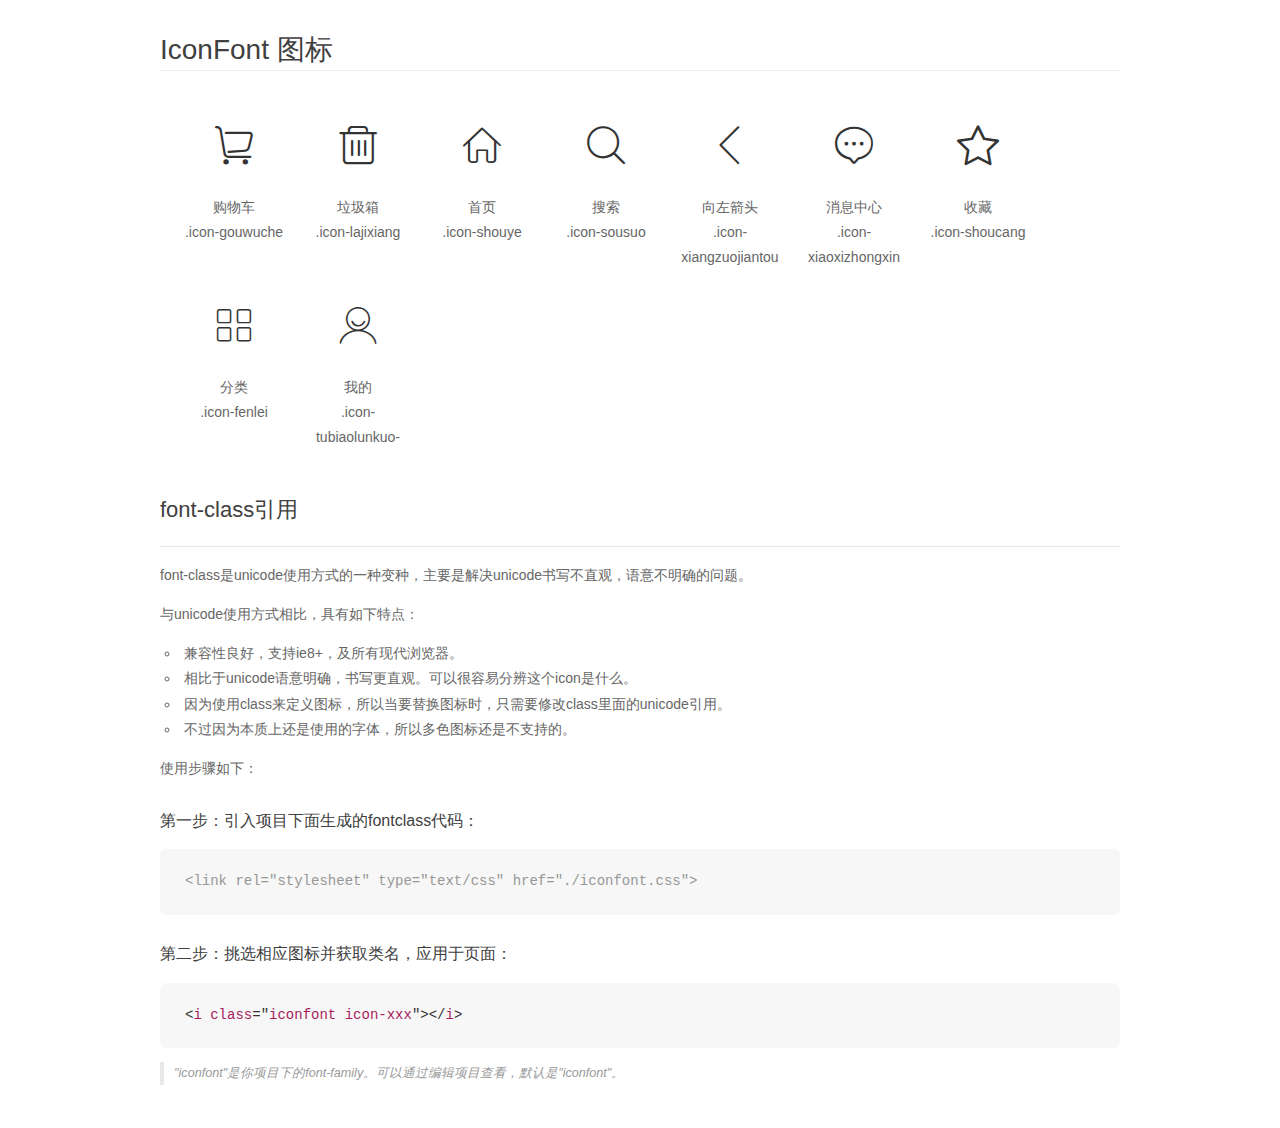
<file: static/icon/demo_fontclass.html>
<!DOCTYPE html>
<html>
<head>
    <meta charset="utf-8"/>
    <title>IconFont</title>
    <link rel="stylesheet" href="demo.css">
    <link rel="stylesheet" href="iconfont.css">
</head>
<body>
    <div class="main markdown">
        <h1>IconFont 图标</h1>
        <ul class="icon_lists clear">
            
                <li>
                <i class="icon iconfont icon-gouwuche"></i>
                    <div class="name">购物车</div>
                    <div class="fontclass">.icon-gouwuche</div>
                </li>
            
                <li>
                <i class="icon iconfont icon-lajixiang"></i>
                    <div class="name">垃圾箱</div>
                    <div class="fontclass">.icon-lajixiang</div>
                </li>
            
                <li>
                <i class="icon iconfont icon-shouye"></i>
                    <div class="name">首页</div>
                    <div class="fontclass">.icon-shouye</div>
                </li>
            
                <li>
                <i class="icon iconfont icon-sousuo"></i>
                    <div class="name">搜索</div>
                    <div class="fontclass">.icon-sousuo</div>
                </li>
            
                <li>
                <i class="icon iconfont icon-xiangzuojiantou"></i>
                    <div class="name">向左箭头</div>
                    <div class="fontclass">.icon-xiangzuojiantou</div>
                </li>
            
                <li>
                <i class="icon iconfont icon-xiaoxizhongxin"></i>
                    <div class="name">消息中心</div>
                    <div class="fontclass">.icon-xiaoxizhongxin</div>
                </li>
            
                <li>
                <i class="icon iconfont icon-shoucang"></i>
                    <div class="name">收藏</div>
                    <div class="fontclass">.icon-shoucang</div>
                </li>
            
                <li>
                <i class="icon iconfont icon-fenlei"></i>
                    <div class="name">分类</div>
                    <div class="fontclass">.icon-fenlei</div>
                </li>
            
                <li>
                <i class="icon iconfont icon-tubiaolunkuo-"></i>
                    <div class="name">我的</div>
                    <div class="fontclass">.icon-tubiaolunkuo-</div>
                </li>
            
        </ul>

        <h2 id="font-class-">font-class引用</h2>
        <hr>

        <p>font-class是unicode使用方式的一种变种，主要是解决unicode书写不直观，语意不明确的问题。</p>
        <p>与unicode使用方式相比，具有如下特点：</p>
        <ul>
        <li>兼容性良好，支持ie8+，及所有现代浏览器。</li>
        <li>相比于unicode语意明确，书写更直观。可以很容易分辨这个icon是什么。</li>
        <li>因为使用class来定义图标，所以当要替换图标时，只需要修改class里面的unicode引用。</li>
        <li>不过因为本质上还是使用的字体，所以多色图标还是不支持的。</li>
        </ul>
        <p>使用步骤如下：</p>
        <h3 id="-fontclass-">第一步：引入项目下面生成的fontclass代码：</h3>


        <pre><code class="lang-js hljs javascript"><span class="hljs-comment">&lt;link rel="stylesheet" type="text/css" href="./iconfont.css"&gt;</span></code></pre>
        <h3 id="-">第二步：挑选相应图标并获取类名，应用于页面：</h3>
        <pre><code class="lang-css hljs">&lt;<span class="hljs-selector-tag">i</span> <span class="hljs-selector-tag">class</span>="<span class="hljs-selector-tag">iconfont</span> <span class="hljs-selector-tag">icon-xxx</span>"&gt;&lt;/<span class="hljs-selector-tag">i</span>&gt;</code></pre>
        <blockquote>
        <p>"iconfont"是你项目下的font-family。可以通过编辑项目查看，默认是"iconfont"。</p>
        </blockquote>
    </div>
</body>
</html>
</file>
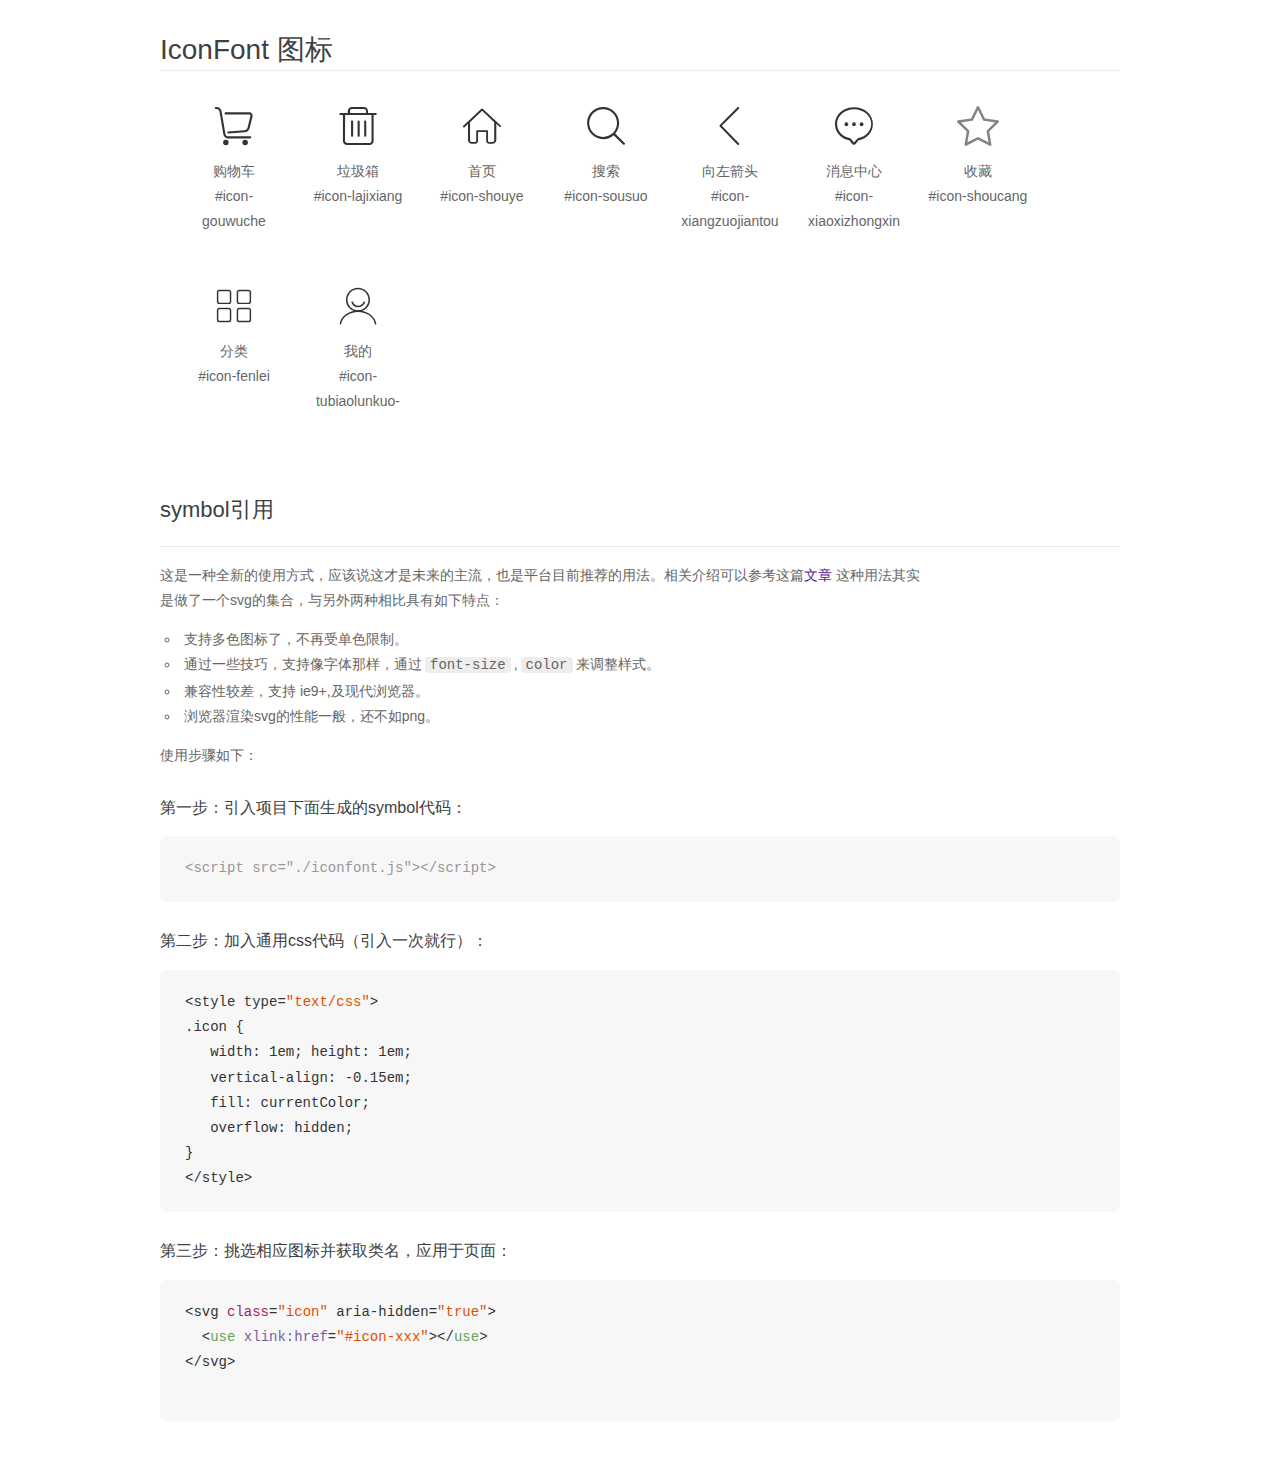
<file: static/icon/demo_symbol.html>
<!DOCTYPE html>
<html>
<head>
    <meta charset="utf-8"/>
    <title>IconFont</title>
    <link rel="stylesheet" href="demo.css">
    <script src="iconfont.js"></script>

    <style type="text/css">
        .icon {
          /* 通过设置 font-size 来改变图标大小 */
          width: 1em; height: 1em;
          /* 图标和文字相邻时，垂直对齐 */
          vertical-align: -0.15em;
          /* 通过设置 color 来改变 SVG 的颜色/fill */
          fill: currentColor;
          /* path 和 stroke 溢出 viewBox 部分在 IE 下会显示
             normalize.css 中也包含这行 */
          overflow: hidden;
        }

    </style>
</head>
<body>
    <div class="main markdown">
        <h1>IconFont 图标</h1>
        <ul class="icon_lists clear">
            
                <li>
                    <svg class="icon" aria-hidden="true">
                        <use xlink:href="#icon-gouwuche"></use>
                    </svg>
                    <div class="name">购物车</div>
                    <div class="fontclass">#icon-gouwuche</div>
                </li>
            
                <li>
                    <svg class="icon" aria-hidden="true">
                        <use xlink:href="#icon-lajixiang"></use>
                    </svg>
                    <div class="name">垃圾箱</div>
                    <div class="fontclass">#icon-lajixiang</div>
                </li>
            
                <li>
                    <svg class="icon" aria-hidden="true">
                        <use xlink:href="#icon-shouye"></use>
                    </svg>
                    <div class="name">首页</div>
                    <div class="fontclass">#icon-shouye</div>
                </li>
            
                <li>
                    <svg class="icon" aria-hidden="true">
                        <use xlink:href="#icon-sousuo"></use>
                    </svg>
                    <div class="name">搜索</div>
                    <div class="fontclass">#icon-sousuo</div>
                </li>
            
                <li>
                    <svg class="icon" aria-hidden="true">
                        <use xlink:href="#icon-xiangzuojiantou"></use>
                    </svg>
                    <div class="name">向左箭头</div>
                    <div class="fontclass">#icon-xiangzuojiantou</div>
                </li>
            
                <li>
                    <svg class="icon" aria-hidden="true">
                        <use xlink:href="#icon-xiaoxizhongxin"></use>
                    </svg>
                    <div class="name">消息中心</div>
                    <div class="fontclass">#icon-xiaoxizhongxin</div>
                </li>
            
                <li>
                    <svg class="icon" aria-hidden="true">
                        <use xlink:href="#icon-shoucang"></use>
                    </svg>
                    <div class="name">收藏</div>
                    <div class="fontclass">#icon-shoucang</div>
                </li>
            
                <li>
                    <svg class="icon" aria-hidden="true">
                        <use xlink:href="#icon-fenlei"></use>
                    </svg>
                    <div class="name">分类</div>
                    <div class="fontclass">#icon-fenlei</div>
                </li>
            
                <li>
                    <svg class="icon" aria-hidden="true">
                        <use xlink:href="#icon-tubiaolunkuo-"></use>
                    </svg>
                    <div class="name">我的</div>
                    <div class="fontclass">#icon-tubiaolunkuo-</div>
                </li>
            
        </ul>


        <h2 id="symbol-">symbol引用</h2>
        <hr>

        <p>这是一种全新的使用方式，应该说这才是未来的主流，也是平台目前推荐的用法。相关介绍可以参考这篇<a href="">文章</a>
        这种用法其实是做了一个svg的集合，与另外两种相比具有如下特点：</p>
        <ul>
          <li>支持多色图标了，不再受单色限制。</li>
          <li>通过一些技巧，支持像字体那样，通过<code>font-size</code>,<code>color</code>来调整样式。</li>
          <li>兼容性较差，支持 ie9+,及现代浏览器。</li>
          <li>浏览器渲染svg的性能一般，还不如png。</li>
        </ul>
        <p>使用步骤如下：</p>
        <h3 id="-symbol-">第一步：引入项目下面生成的symbol代码：</h3>
        <pre><code class="lang-js hljs javascript"><span class="hljs-comment">&lt;script src="./iconfont.js"&gt;&lt;/script&gt;</span></code></pre>
        <h3 id="-css-">第二步：加入通用css代码（引入一次就行）：</h3>
        <pre><code class="lang-js hljs javascript">&lt;style type=<span class="hljs-string">"text/css"</span>&gt;
.icon {
   width: <span class="hljs-number">1</span>em; height: <span class="hljs-number">1</span>em;
   vertical-align: <span class="hljs-number">-0.15</span>em;
   fill: currentColor;
   overflow: hidden;
}
&lt;<span class="hljs-regexp">/style&gt;</span></code></pre>
        <h3 id="-">第三步：挑选相应图标并获取类名，应用于页面：</h3>
        <pre><code class="lang-js hljs javascript">&lt;svg <span class="hljs-class"><span class="hljs-keyword">class</span></span>=<span class="hljs-string">"icon"</span> aria-hidden=<span class="hljs-string">"true"</span>&gt;<span class="xml"><span class="hljs-tag">
  &lt;<span class="hljs-name">use</span> <span class="hljs-attr">xlink:href</span>=<span class="hljs-string">"#icon-xxx"</span>&gt;</span><span class="hljs-tag">&lt;/<span class="hljs-name">use</span>&gt;</span>
</span>&lt;<span class="hljs-regexp">/svg&gt;
        </span></code></pre>
    </div>
</body>
</html>
</file>
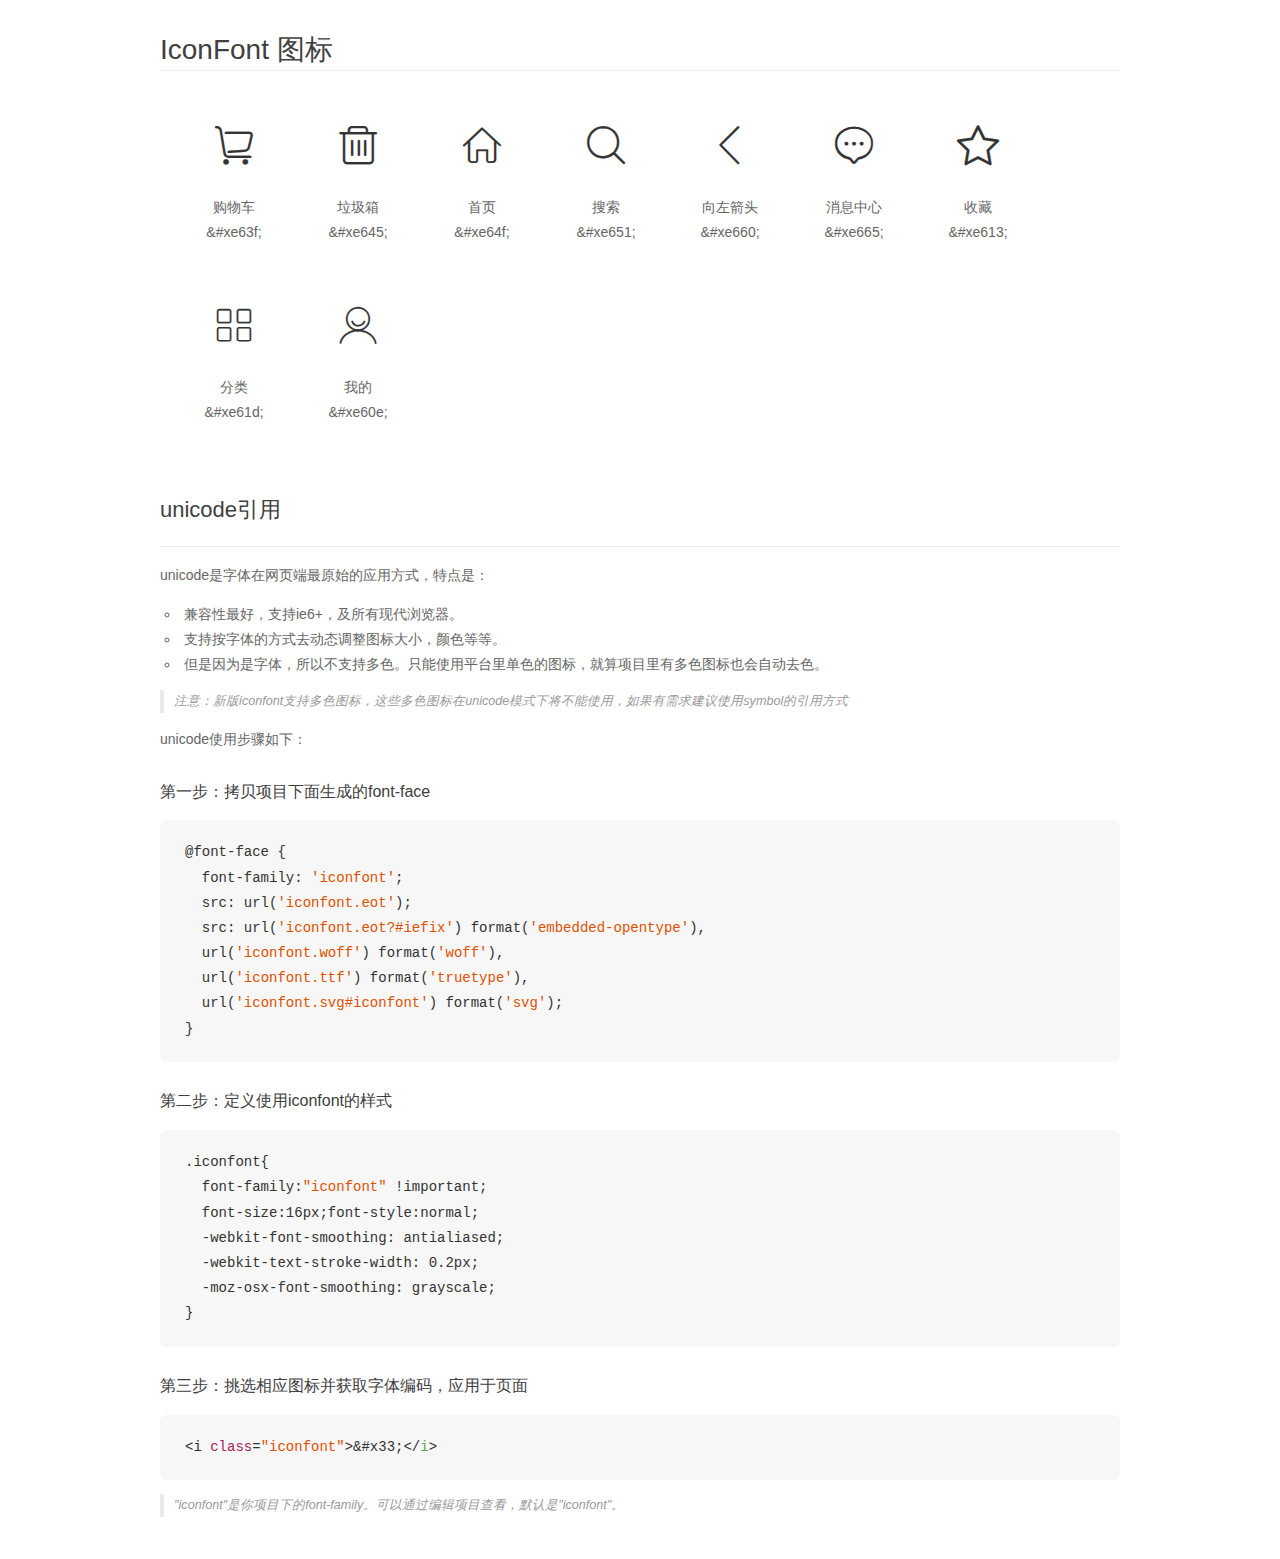
<file: static/icon/demo_unicode.html>
<!DOCTYPE html>
<html>
<head>
    <meta charset="utf-8"/>
    <title>IconFont</title>
    <link rel="stylesheet" href="demo.css">

    <style type="text/css">

        @font-face {font-family: "iconfont";
          src: url('iconfont.eot'); /* IE9*/
          src: url('iconfont.eot#iefix') format('embedded-opentype'), /* IE6-IE8 */
          url('iconfont.woff') format('woff'), /* chrome, firefox */
          url('iconfont.ttf') format('truetype'), /* chrome, firefox, opera, Safari, Android, iOS 4.2+*/
          url('iconfont.svg#iconfont') format('svg'); /* iOS 4.1- */
        }

        .iconfont {
          font-family:"iconfont" !important;
          font-size:16px;
          font-style:normal;
          -webkit-font-smoothing: antialiased;
          -webkit-text-stroke-width: 0.2px;
          -moz-osx-font-smoothing: grayscale;
        }

    </style>
</head>
<body>
    <div class="main markdown">
        <h1>IconFont 图标</h1>
        <ul class="icon_lists clear">
            
                <li>
                <i class="icon iconfont">&#xe63f;</i>
                    <div class="name">购物车</div>
                    <div class="code">&amp;#xe63f;</div>
                </li>
            
                <li>
                <i class="icon iconfont">&#xe645;</i>
                    <div class="name">垃圾箱</div>
                    <div class="code">&amp;#xe645;</div>
                </li>
            
                <li>
                <i class="icon iconfont">&#xe64f;</i>
                    <div class="name">首页</div>
                    <div class="code">&amp;#xe64f;</div>
                </li>
            
                <li>
                <i class="icon iconfont">&#xe651;</i>
                    <div class="name">搜索</div>
                    <div class="code">&amp;#xe651;</div>
                </li>
            
                <li>
                <i class="icon iconfont">&#xe660;</i>
                    <div class="name">向左箭头</div>
                    <div class="code">&amp;#xe660;</div>
                </li>
            
                <li>
                <i class="icon iconfont">&#xe665;</i>
                    <div class="name">消息中心</div>
                    <div class="code">&amp;#xe665;</div>
                </li>
            
                <li>
                <i class="icon iconfont">&#xe613;</i>
                    <div class="name">收藏</div>
                    <div class="code">&amp;#xe613;</div>
                </li>
            
                <li>
                <i class="icon iconfont">&#xe61d;</i>
                    <div class="name">分类</div>
                    <div class="code">&amp;#xe61d;</div>
                </li>
            
                <li>
                <i class="icon iconfont">&#xe60e;</i>
                    <div class="name">我的</div>
                    <div class="code">&amp;#xe60e;</div>
                </li>
            
        </ul>
        <h2 id="unicode-">unicode引用</h2>
        <hr>

        <p>unicode是字体在网页端最原始的应用方式，特点是：</p>
        <ul>
        <li>兼容性最好，支持ie6+，及所有现代浏览器。</li>
        <li>支持按字体的方式去动态调整图标大小，颜色等等。</li>
        <li>但是因为是字体，所以不支持多色。只能使用平台里单色的图标，就算项目里有多色图标也会自动去色。</li>
        </ul>
        <blockquote>
        <p>注意：新版iconfont支持多色图标，这些多色图标在unicode模式下将不能使用，如果有需求建议使用symbol的引用方式</p>
        </blockquote>
        <p>unicode使用步骤如下：</p>
        <h3 id="-font-face">第一步：拷贝项目下面生成的font-face</h3>
        <pre><code class="lang-js hljs javascript">@font-face {
  font-family: <span class="hljs-string">'iconfont'</span>;
  src: url(<span class="hljs-string">'iconfont.eot'</span>);
  src: url(<span class="hljs-string">'iconfont.eot?#iefix'</span>) format(<span class="hljs-string">'embedded-opentype'</span>),
  url(<span class="hljs-string">'iconfont.woff'</span>) format(<span class="hljs-string">'woff'</span>),
  url(<span class="hljs-string">'iconfont.ttf'</span>) format(<span class="hljs-string">'truetype'</span>),
  url(<span class="hljs-string">'iconfont.svg#iconfont'</span>) format(<span class="hljs-string">'svg'</span>);
}
</code></pre>
        <h3 id="-iconfont-">第二步：定义使用iconfont的样式</h3>
        <pre><code class="lang-js hljs javascript">.iconfont{
  font-family:<span class="hljs-string">"iconfont"</span> !important;
  font-size:<span class="hljs-number">16</span>px;font-style:normal;
  -webkit-font-smoothing: antialiased;
  -webkit-text-stroke-width: <span class="hljs-number">0.2</span>px;
  -moz-osx-font-smoothing: grayscale;
}
</code></pre>
        <h3 id="-">第三步：挑选相应图标并获取字体编码，应用于页面</h3>
        <pre><code class="lang-js hljs javascript">&lt;i <span class="hljs-class"><span class="hljs-keyword">class</span></span>=<span class="hljs-string">"iconfont"</span>&gt;&amp;#x33;<span class="xml"><span class="hljs-tag">&lt;/<span class="hljs-name">i</span>&gt;</span></span></code></pre>

        <blockquote>
        <p>"iconfont"是你项目下的font-family。可以通过编辑项目查看，默认是"iconfont"。</p>
        </blockquote>
    </div>


</body>
</html>
</file>
<file: static/icon/iconfont.css>
@font-face {font-family: "iconfont";
  src: url('iconfont.eot?t=1521697075171'); /* IE9*/
  src: url('iconfont.eot?t=1521697075171#iefix') format('embedded-opentype'), /* IE6-IE8 */
  url('[data-uri]') format('woff'),
  url('iconfont.ttf?t=1521697075171') format('truetype'), /* chrome, firefox, opera, Safari, Android, iOS 4.2+*/
  url('iconfont.svg?t=1521697075171#iconfont') format('svg'); /* iOS 4.1- */
}

.iconfont {
  font-family:"iconfont" !important;
  font-size:0.386rem;
  font-style:normal;
  -webkit-font-smoothing: antialiased;
  -moz-osx-font-smoothing: grayscale;
}

.icon-gouwuche:before { content: "\e63f"; }

.icon-lajixiang:before { content: "\e645"; }

.icon-shouye:before { content: "\e64f"; }

.icon-sousuo:before { content: "\e651"; }

.icon-xiangzuojiantou:before { content: "\e660"; }

.icon-xiaoxizhongxin:before { content: "\e665"; }

.icon-shoucang:before { content: "\e613"; }

.icon-fenlei:before { content: "\e61d"; }

.icon-tubiaolunkuo-:before { content: "\e60e"; }
</file>
<file: static/icon/demo.css>
*{margin: 0;padding: 0;list-style: none;}
/*
KISSY CSS Reset
理念：1. reset 的目的不是清除浏览器的默认样式，这仅是部分工作。清除和重置是紧密不可分的。
2. reset 的目的不是让默认样式在所有浏览器下一致，而是减少默认样式有可能带来的问题。
3. reset 期望提供一套普适通用的基础样式。但没有银弹，推荐根据具体需求，裁剪和修改后再使用。
特色：1. 适应中文；2. 基于最新主流浏览器。
维护：玉伯<lifesinger@gmail.com>, 正淳<ragecarrier@gmail.com>
 */

/** 清除内外边距 **/
body, h1, h2, h3, h4, h5, h6, hr, p, blockquote, /* structural elements 结构元素 */
dl, dt, dd, ul, ol, li, /* list elements 列表元素 */
pre, /* text formatting elements 文本格式元素 */
form, fieldset, legend, button, input, textarea, /* form elements 表单元素 */
th, td /* table elements 表格元素 */ {
  margin: 0;
  padding: 0;
}

/** 设置默认字体 **/
body,
button, input, select, textarea /* for ie */ {
  font: 12px/1.5 tahoma, arial, \5b8b\4f53, sans-serif;
}
h1, h2, h3, h4, h5, h6 { font-size: 100%; }
address, cite, dfn, em, var { font-style: normal; } /* 将斜体扶正 */
code, kbd, pre, samp { font-family: courier new, courier, monospace; } /* 统一等宽字体 */
small { font-size: 12px; } /* 小于 12px 的中文很难阅读，让 small 正常化 */

/** 重置列表元素 **/
ul, ol { list-style: none; }

/** 重置文本格式元素 **/
a { text-decoration: none; }
a:hover { text-decoration: underline; }


/** 重置表单元素 **/
legend { color: #000; } /* for ie6 */
fieldset, img { border: 0; } /* img 搭车：让链接里的 img 无边框 */
button, input, select, textarea { font-size: 100%; } /* 使得表单元素在 ie 下能继承字体大小 */
/* 注：optgroup 无法扶正 */

/** 重置表格元素 **/
table { border-collapse: collapse; border-spacing: 0; }

/* 清除浮动 */
.ks-clear:after, .clear:after {
  content: '\20';
  display: block;
  height: 0;
  clear: both;
}
.ks-clear, .clear {
  *zoom: 1;
}

.main {
  padding: 30px 100px;
width: 960px;
margin: 0 auto;
}
.main h1{font-size:36px; color:#333; text-align:left;margin-bottom:30px; border-bottom: 1px solid #eee;}

.helps{margin-top:40px;}
.helps pre{
  padding:20px;
  margin:10px 0;
  border:solid 1px #e7e1cd;
  background-color: #fffdef;
  overflow: auto;
}

.icon_lists{
  width: 100% !important;

}

.icon_lists li{
  float:left;
  width: 100px;
  height:180px;
  text-align: center;
  list-style: none !important;
}
.icon_lists .icon{
  font-size: 42px;
  line-height: 100px;
  margin: 10px 0;
  color:#333;
  -webkit-transition: font-size 0.25s ease-out 0s;
  -moz-transition: font-size 0.25s ease-out 0s;
  transition: font-size 0.25s ease-out 0s;

}
.icon_lists .icon:hover{
  font-size: 100px;
}



.markdown {
  color: #666;
  font-size: 14px;
  line-height: 1.8;
}

.highlight {
  line-height: 1.5;
}

.markdown img {
  vertical-align: middle;
  max-width: 100%;
}

.markdown h1 {
  color: #404040;
  font-weight: 500;
  line-height: 40px;
  margin-bottom: 24px;
}

.markdown h2,
.markdown h3,
.markdown h4,
.markdown h5,
.markdown h6 {
  color: #404040;
  margin: 1.6em 0 0.6em 0;
  font-weight: 500;
  clear: both;
}

.markdown h1 {
  font-size: 28px;
}

.markdown h2 {
  font-size: 22px;
}

.markdown h3 {
  font-size: 16px;
}

.markdown h4 {
  font-size: 14px;
}

.markdown h5 {
  font-size: 12px;
}

.markdown h6 {
  font-size: 12px;
}

.markdown hr {
  height: 1px;
  border: 0;
  background: #e9e9e9;
  margin: 16px 0;
  clear: both;
}

.markdown p,
.markdown pre {
  margin: 1em 0;
}

.markdown > p,
.markdown > blockquote,
.markdown > .highlight,
.markdown > ol,
.markdown > ul {
  width: 80%;
}

.markdown ul > li {
  list-style: circle;
}

.markdown > ul li,
.markdown blockquote ul > li {
  margin-left: 20px;
  padding-left: 4px;
}

.markdown > ul li p,
.markdown > ol li p {
  margin: 0.6em 0;
}

.markdown ol > li {
  list-style: decimal;
}

.markdown > ol li,
.markdown blockquote ol > li {
  margin-left: 20px;
  padding-left: 4px;
}

.markdown code {
  margin: 0 3px;
  padding: 0 5px;
  background: #eee;
  border-radius: 3px;
}

.markdown pre {
  border-radius: 6px;
  background: #f7f7f7;
  padding: 20px;
}

.markdown pre code {
  border: none;
  background: #f7f7f7;
  margin: 0;
}

.markdown strong,
.markdown b {
  font-weight: 600;
}

.markdown > table {
  border-collapse: collapse;
  border-spacing: 0px;
  empty-cells: show;
  border: 1px solid #e9e9e9;
  width: 95%;
  margin-bottom: 24px;
}

.markdown > table th {
  white-space: nowrap;
  color: #333;
  font-weight: 600;

}

.markdown > table th,
.markdown > table td {
  border: 1px solid #e9e9e9;
  padding: 8px 16px;
  text-align: left;
}

.markdown > table th {
  background: #F7F7F7;
}

.markdown blockquote {
  font-size: 90%;
  color: #999;
  border-left: 4px solid #e9e9e9;
  padding-left: 0.8em;
  margin: 1em 0;
  font-style: italic;
}

.markdown blockquote p {
  margin: 0;
}

.markdown .anchor {
  opacity: 0;
  transition: opacity 0.3s ease;
  margin-left: 8px;
}

.markdown .waiting {
  color: #ccc;
}

.markdown h1:hover .anchor,
.markdown h2:hover .anchor,
.markdown h3:hover .anchor,
.markdown h4:hover .anchor,
.markdown h5:hover .anchor,
.markdown h6:hover .anchor {
  opacity: 1;
  display: inline-block;
}

.markdown > br,
.markdown > p > br {
  clear: both;
}


.hljs {
  display: block;
  background: white;
  padding: 0.5em;
  color: #333333;
  overflow-x: auto;
}

.hljs-comment,
.hljs-meta {
  color: #969896;
}

.hljs-string,
.hljs-variable,
.hljs-template-variable,
.hljs-strong,
.hljs-emphasis,
.hljs-quote {
  color: #df5000;
}

.hljs-keyword,
.hljs-selector-tag,
.hljs-type {
  color: #a71d5d;
}

.hljs-literal,
.hljs-symbol,
.hljs-bullet,
.hljs-attribute {
  color: #0086b3;
}

.hljs-section,
.hljs-name {
  color: #63a35c;
}

.hljs-tag {
  color: #333333;
}

.hljs-title,
.hljs-attr,
.hljs-selector-id,
.hljs-selector-class,
.hljs-selector-attr,
.hljs-selector-pseudo {
  color: #795da3;
}

.hljs-addition {
  color: #55a532;
  background-color: #eaffea;
}

.hljs-deletion {
  color: #bd2c00;
  background-color: #ffecec;
}

.hljs-link {
  text-decoration: underline;
}

pre{
  background: #fff;
}
</file>
